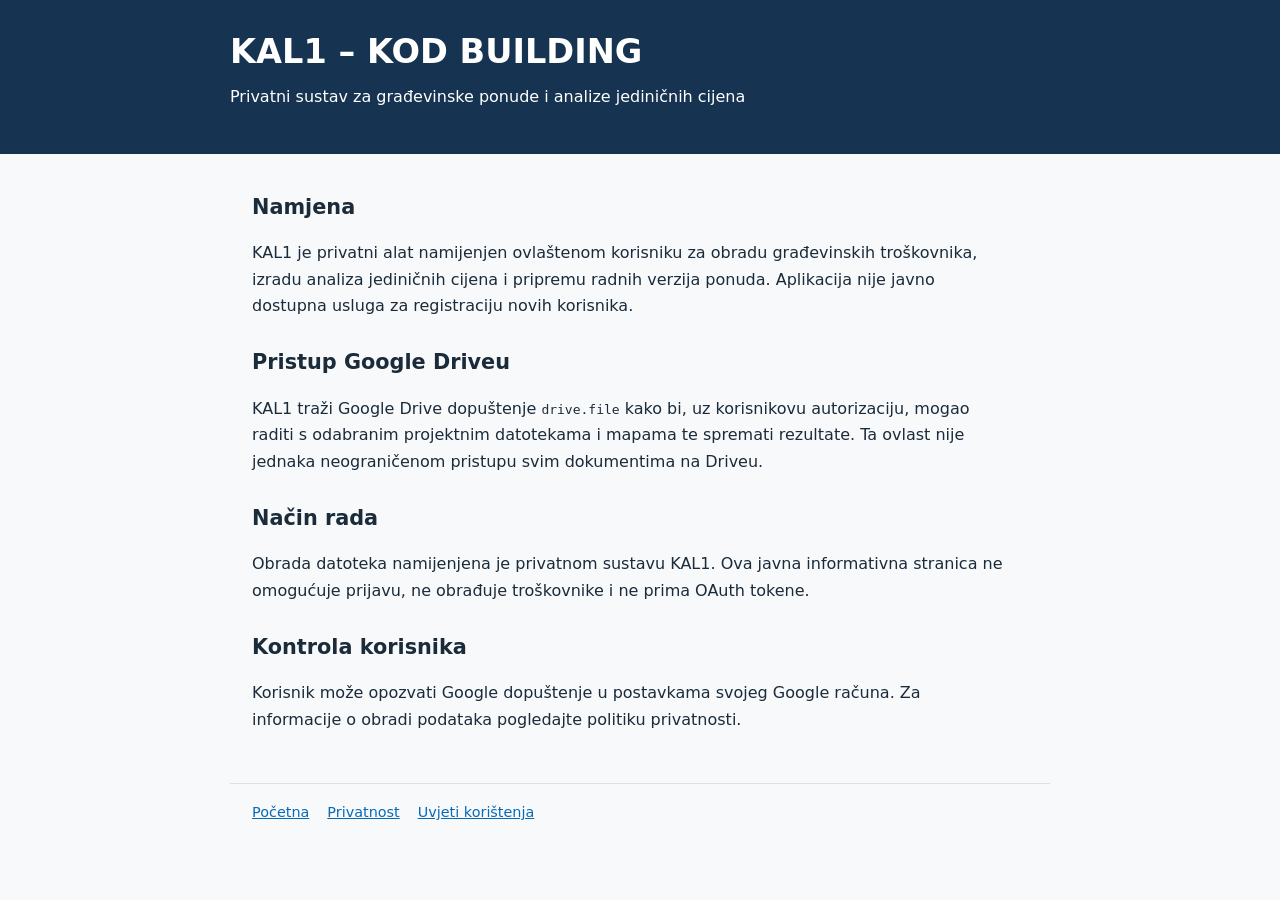
<file: index.html>
<!doctype html><html lang="hr"><head><meta charset="utf-8"><meta name="viewport" content="width=device-width,initial-scale=1"><title>KAL1 – KOD BUILDING</title><meta name="description" content="KAL1 – privatni alat za pripremu analiza jediničnih cijena i građevinskih ponuda."><link rel="stylesheet" href="style.css"></head><body><header><h1>KAL1 – KOD BUILDING</h1><p>Privatni sustav za građevinske ponude i analize jediničnih cijena</p></header><main><h2>Namjena</h2><p>KAL1 je privatni alat namijenjen ovlaštenom korisniku za obradu građevinskih troškovnika, izradu analiza jediničnih cijena i pripremu radnih verzija ponuda. Aplikacija nije javno dostupna usluga za registraciju novih korisnika.</p><h2>Pristup Google Driveu</h2><p>KAL1 traži Google Drive dopuštenje <code>drive.file</code> kako bi, uz korisnikovu autorizaciju, mogao raditi s odabranim projektnim datotekama i mapama te spremati rezultate. Ta ovlast nije jednaka neograničenom pristupu svim dokumentima na Driveu.</p><h2>Način rada</h2><p>Obrada datoteka namijenjena je privatnom sustavu KAL1. Ova javna informativna stranica ne omogućuje prijavu, ne obrađuje troškovnike i ne prima OAuth tokene.</p><h2>Kontrola korisnika</h2><p>Korisnik može opozvati Google dopuštenje u postavkama svojeg Google računa. Za informacije o obradi podataka pogledajte politiku privatnosti.</p></main><footer><a href="index.html">Početna</a><a href="privacy.html">Privatnost</a><a href="terms.html">Uvjeti korištenja</a></footer></body></html>
</file>
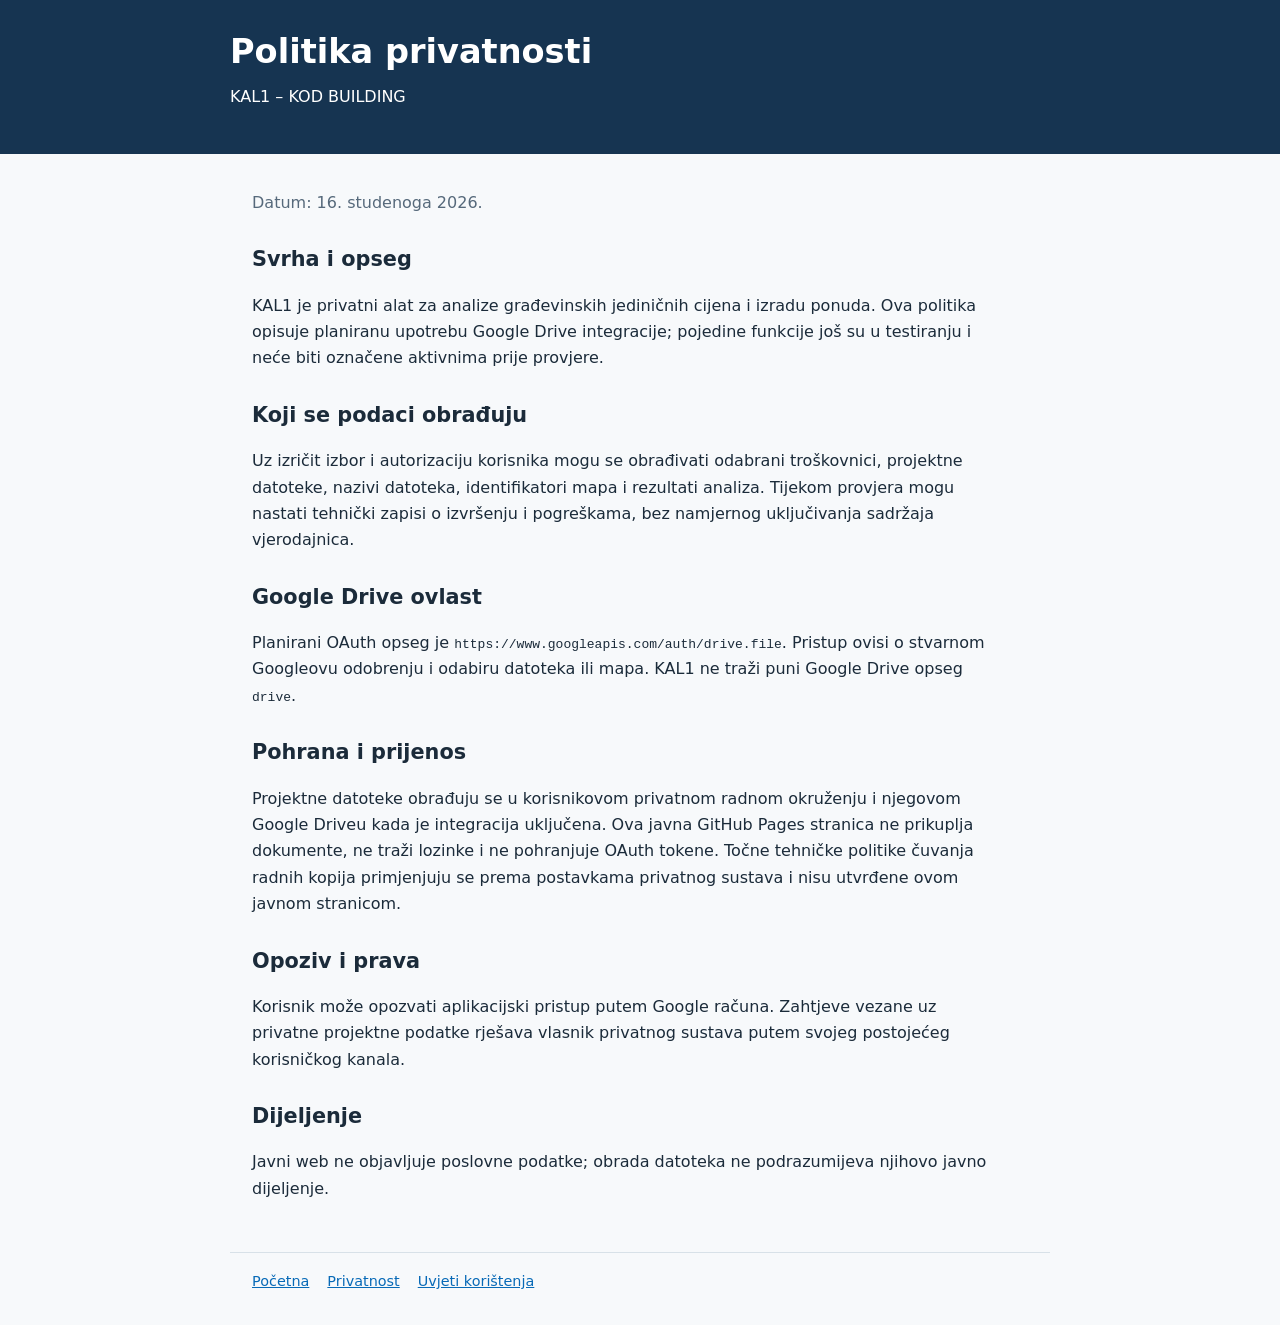
<file: privacy.html>
<!doctype html><html lang="hr"><head><meta charset="utf-8"><meta name="viewport" content="width=device-width,initial-scale=1"><title>Politika privatnosti | KAL1 – KOD BUILDING</title><link rel="stylesheet" href="style.css"></head><body><header><h1>Politika privatnosti</h1><p>KAL1 – KOD BUILDING</p></header><main><p class="muted">Datum: 16. studenoga 2026.</p><h2>Svrha i opseg</h2><p>KAL1 je privatni alat za analize građevinskih jediničnih cijena i izradu ponuda. Ova politika opisuje planiranu upotrebu Google Drive integracije; pojedine funkcije još su u testiranju i neće biti označene aktivnima prije provjere.</p><h2>Koji se podaci obrađuju</h2><p>Uz izričit izbor i autorizaciju korisnika mogu se obrađivati odabrani troškovnici, projektne datoteke, nazivi datoteka, identifikatori mapa i rezultati analiza. Tijekom provjera mogu nastati tehnički zapisi o izvršenju i pogreškama, bez namjernog uključivanja sadržaja vjerodajnica.</p><h2>Google Drive ovlast</h2><p>Planirani OAuth opseg je <code>https://www.googleapis.com/auth/drive.file</code>. Pristup ovisi o stvarnom Googleovu odobrenju i odabiru datoteka ili mapa. KAL1 ne traži puni Google Drive opseg <code>drive</code>.</p><h2>Pohrana i prijenos</h2><p>Projektne datoteke obrađuju se u korisnikovom privatnom radnom okruženju i njegovom Google Driveu kada je integracija uključena. Ova javna GitHub Pages stranica ne prikuplja dokumente, ne traži lozinke i ne pohranjuje OAuth tokene. Točne tehničke politike čuvanja radnih kopija primjenjuju se prema postavkama privatnog sustava i nisu utvrđene ovom javnom stranicom.</p><h2>Opoziv i prava</h2><p>Korisnik može opozvati aplikacijski pristup putem Google računa. Zahtjeve vezane uz privatne projektne podatke rješava vlasnik privatnog sustava putem svojeg postojećeg korisničkog kanala.</p><h2>Dijeljenje</h2><p>Javni web ne objavljuje poslovne podatke; obrada datoteka ne podrazumijeva njihovo javno dijeljenje.</p></main><footer><a href="index.html">Početna</a><a href="privacy.html">Privatnost</a><a href="terms.html">Uvjeti korištenja</a></footer></body></html>
</file>
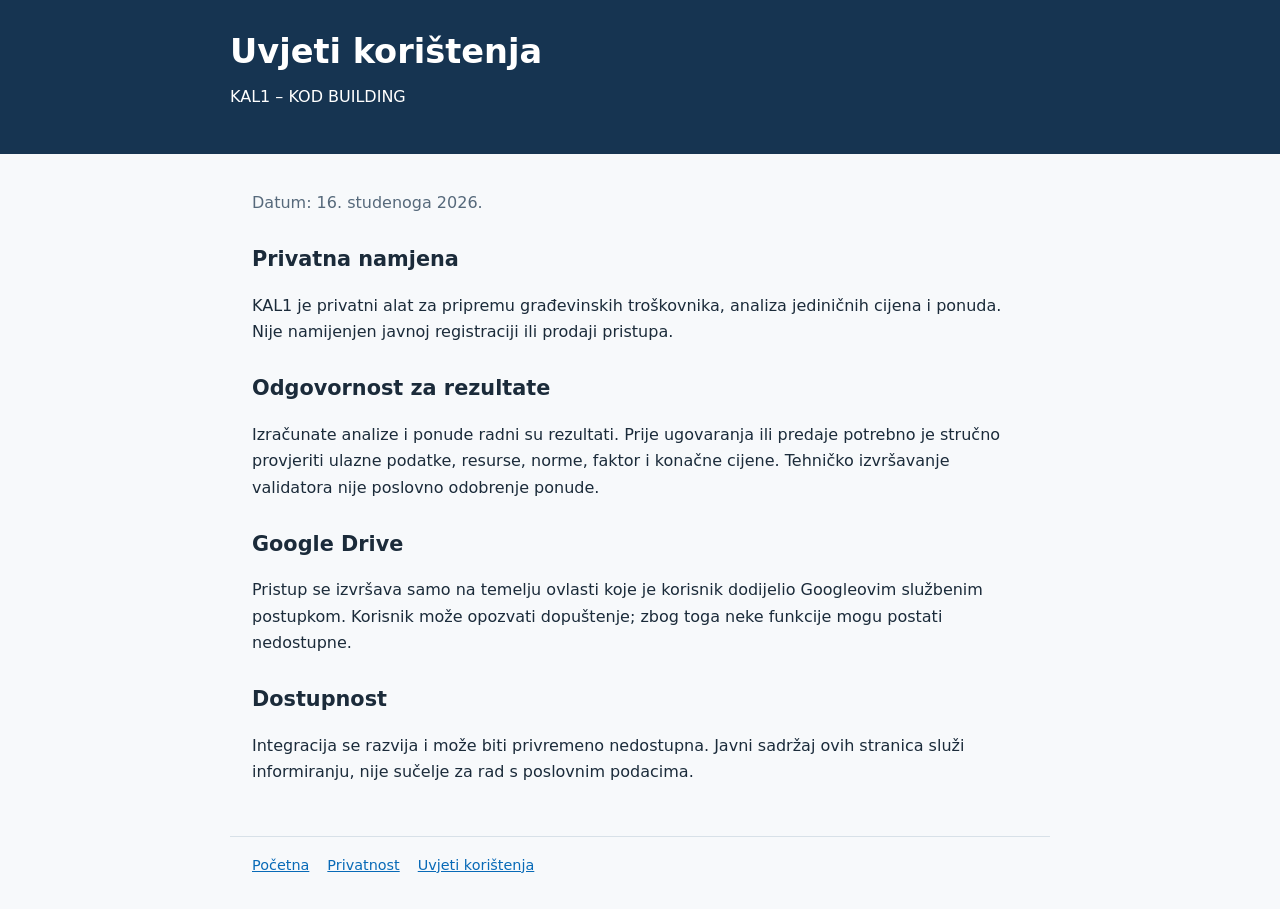
<file: terms.html>
<!doctype html><html lang="hr"><head><meta charset="utf-8"><meta name="viewport" content="width=device-width,initial-scale=1"><title>Uvjeti korištenja | KAL1 – KOD BUILDING</title><link rel="stylesheet" href="style.css"></head><body><header><h1>Uvjeti korištenja</h1><p>KAL1 – KOD BUILDING</p></header><main><p class="muted">Datum: 16. studenoga 2026.</p><h2>Privatna namjena</h2><p>KAL1 je privatni alat za pripremu građevinskih troškovnika, analiza jediničnih cijena i ponuda. Nije namijenjen javnoj registraciji ili prodaji pristupa.</p><h2>Odgovornost za rezultate</h2><p>Izračunate analize i ponude radni su rezultati. Prije ugovaranja ili predaje potrebno je stručno provjeriti ulazne podatke, resurse, norme, faktor i konačne cijene. Tehničko izvršavanje validatora nije poslovno odobrenje ponude.</p><h2>Google Drive</h2><p>Pristup se izvršava samo na temelju ovlasti koje je korisnik dodijelio Googleovim službenim postupkom. Korisnik može opozvati dopuštenje; zbog toga neke funkcije mogu postati nedostupne.</p><h2>Dostupnost</h2><p>Integracija se razvija i može biti privremeno nedostupna. Javni sadržaj ovih stranica služi informiranju, nije sučelje za rad s poslovnim podacima.</p></main><footer><a href="index.html">Početna</a><a href="privacy.html">Privatnost</a><a href="terms.html">Uvjeti korištenja</a></footer></body></html>
</file>
<file: style.css>
:root{font-family:system-ui,-apple-system,'Segoe UI',sans-serif;color:#1b2b3a;background:#f7f9fb}*{box-sizing:border-box}body{margin:0}header{background:#163451;color:white;padding:32px max(22px,calc((100vw - 820px)/2))}main{max-width:820px;margin:36px auto;padding:0 22px;line-height:1.65}h1{font-size:2.1rem;margin:0 0 8px}h2{font-size:1.3rem;margin:26px 0 10px}a{color:#086ab7}footer{max-width:820px;margin:50px auto 0;padding:20px 22px 36px;border-top:1px solid #d8e1e8;font-size:.9rem;color:#4b6070}footer a{margin-right:18px}.muted{color:#56697b}p,li{max-width:74ch}
</file>
